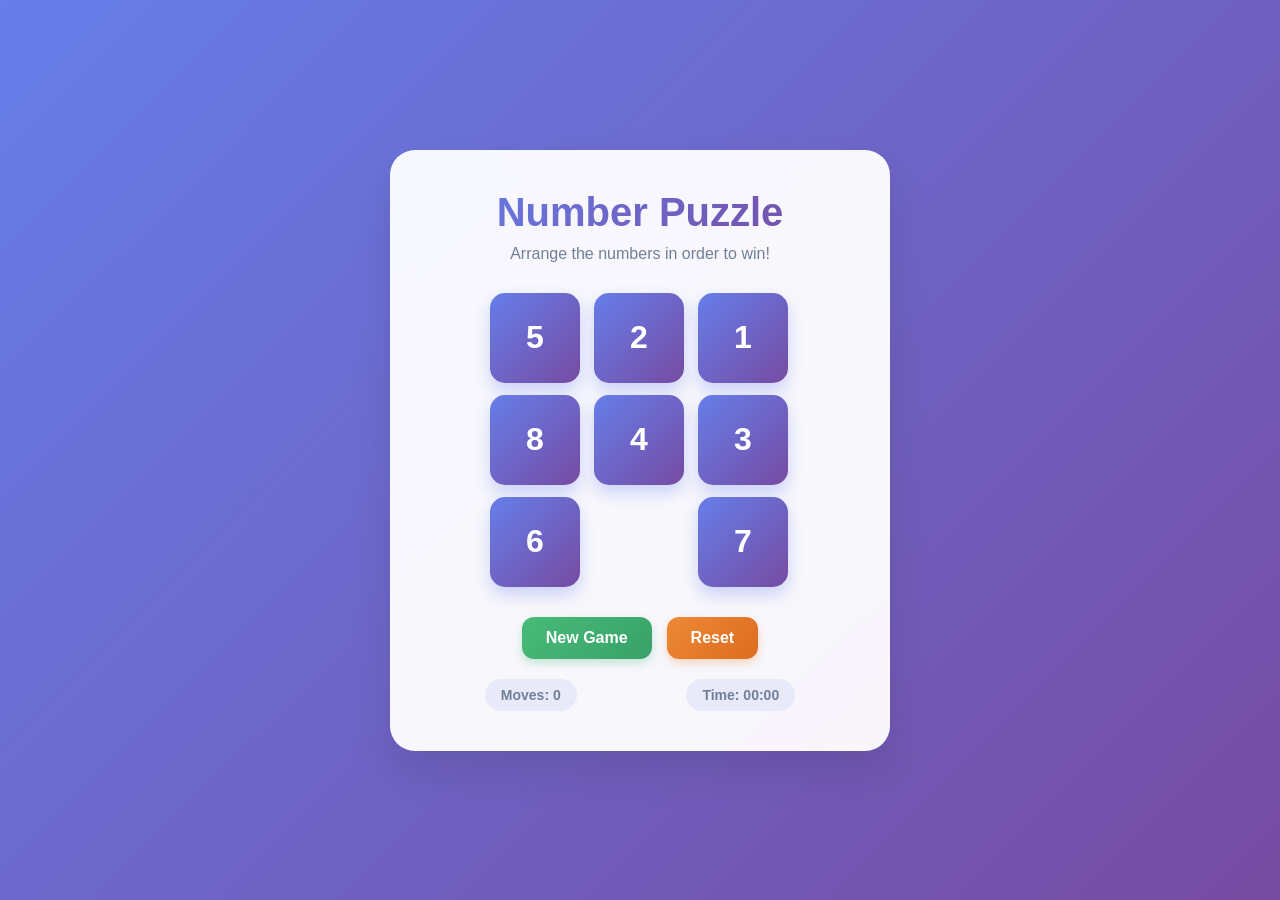
<file: index.html>
<!DOCTYPE html>
<html lang="en">
<head>
    <meta charset="UTF-8">
    <meta name="viewport" content="width=device-width, initial-scale=1.0">
    <title>Modern Number Puzzle</title>
    <link rel="stylesheet" href="style.css">
</head>
<body>
    <div class="game-container">
        <h1 class="title">Number Puzzle</h1>
        <p class="subtitle">Arrange the numbers in order to win!</p>
        
        <div class="puzzle-grid">
            <button class="puzzle-btn" id="b1" onclick="move1()">1</button>
            <button class="puzzle-btn" id="b2" onclick="move2()">2</button>
            <button class="puzzle-btn" id="b3" onclick="move3()">3</button>
            <button class="puzzle-btn" id="b4" onclick="move4()">4</button>
            <button class="puzzle-btn" id="b5" onclick="move5()">5</button>
            <button class="puzzle-btn" id="b6" onclick="move6()">6</button>
            <button class="puzzle-btn" id="b7" onclick="move7()">7</button>
            <button class="puzzle-btn" id="b8" onclick="move8()">8</button>
            <button class="puzzle-btn empty" id="b9" onclick="move9()"></button>
        </div>

        <div class="controls">
            <button class="btn" onclick="shufflePuzzle()">New Game</button>
            <button class="btn secondary" onclick="resetPuzzle()">Reset</button>
        </div>

        <div class="stats">
            <div class="moves">Moves: <span id="moveCount">0</span></div>
            <div class="timer">Time: <span id="timer">00:00</span></div>
        </div>
    </div>

    <script src="script.js"></script>
    
</body>
</html>
</file>
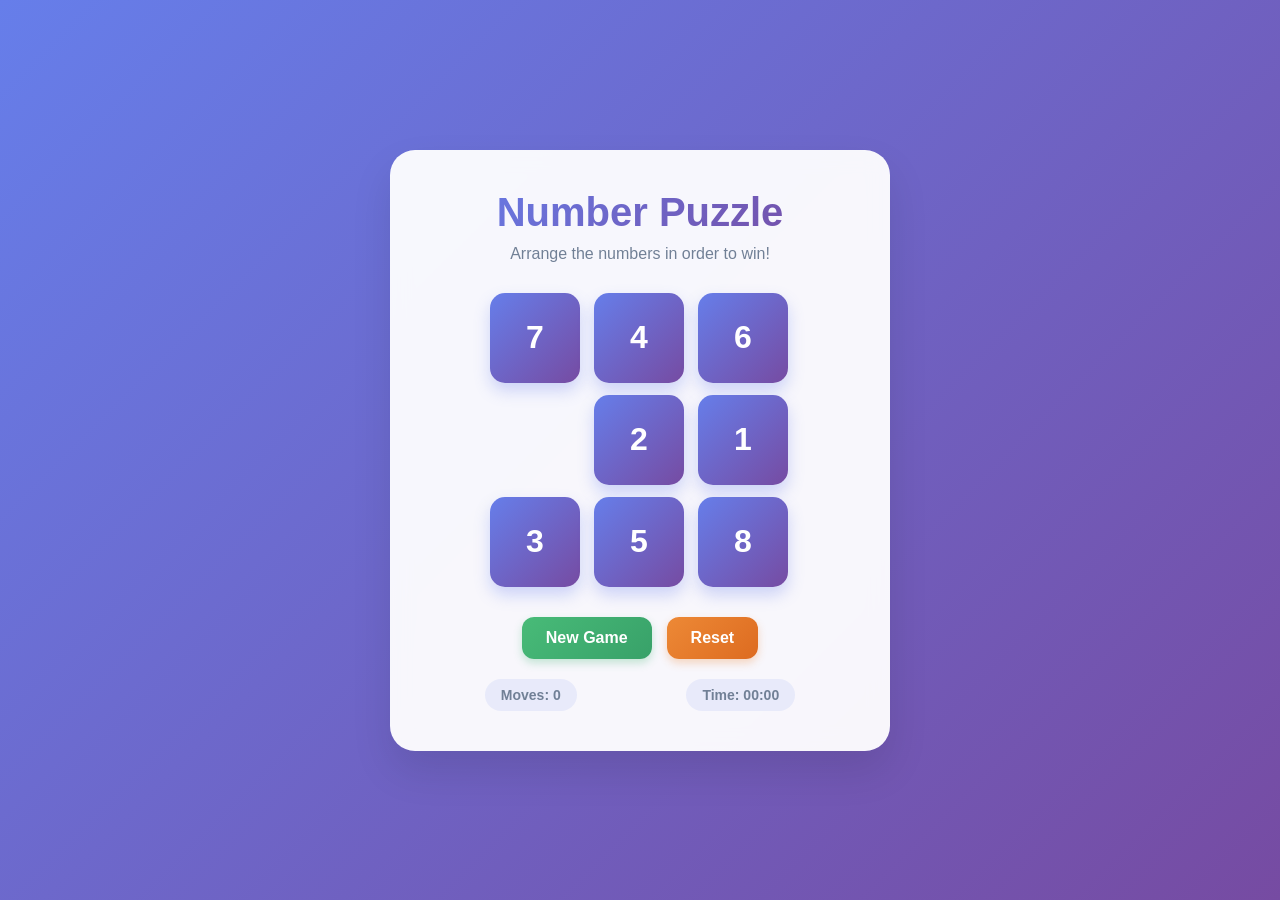
<file: NumberPuzzle.html>
<!DOCTYPE html>
<html lang="en">
<head>
    <meta charset="UTF-8">
    <meta name="viewport" content="width=device-width, initial-scale=1.0">
    <title>Modern Number Puzzle</title>
    <link rel="stylesheet" href="style.css">
</head>
<body>
    <div class="game-container">
        <h1 class="title">Number Puzzle</h1>
        <p class="subtitle">Arrange the numbers in order to win!</p>
        
        <div class="puzzle-grid">
            <button class="puzzle-btn" id="b1" onclick="move1()">1</button>
            <button class="puzzle-btn" id="b2" onclick="move2()">2</button>
            <button class="puzzle-btn" id="b3" onclick="move3()">3</button>
            <button class="puzzle-btn" id="b4" onclick="move4()">4</button>
            <button class="puzzle-btn" id="b5" onclick="move5()">5</button>
            <button class="puzzle-btn" id="b6" onclick="move6()">6</button>
            <button class="puzzle-btn" id="b7" onclick="move7()">7</button>
            <button class="puzzle-btn" id="b8" onclick="move8()">8</button>
            <button class="puzzle-btn empty" id="b9" onclick="move9()"></button>
        </div>

        <div class="controls">
            <button class="btn" onclick="shufflePuzzle()">New Game</button>
            <button class="btn secondary" onclick="resetPuzzle()">Reset</button>
        </div>

        <div class="stats">
            <div class="moves">Moves: <span id="moveCount">0</span></div>
            <div class="timer">Time: <span id="timer">00:00</span></div>
        </div>
    </div>

    <script src="script.js"></script>
    
</body>
</html>
</file>
<file: style.css>
* {
            margin: 0;
            padding: 0;
            box-sizing: border-box;
        }

        body {
            background: linear-gradient(135deg, #667eea 0%, #764ba2 100%);
            min-height: 100vh;
            font-family: 'Segoe UI', Tahoma, Geneva, Verdana, sans-serif;
            display: flex;
            justify-content: center;
            align-items: center;
            padding: 20px;
        }

        .game-container {
            background: rgba(255, 255, 255, 0.95);
            backdrop-filter: blur(10px);
            border-radius: 25px;
            padding: 40px;
            box-shadow: 0 20px 40px rgba(0, 0, 0, 0.1);
            text-align: center;
            max-width: 500px;
            width: 100%;
        }

        .title {
            color: #2d3748;
            font-size: 40px;
            font-weight: 700;
            margin-bottom: 10px;
            background: linear-gradient(135deg, #667eea, #764ba2);
            -webkit-background-clip: text;
            -webkit-text-fill-color: transparent;
            background-clip: text;
        }

        .subtitle {
            color: #718096;
            font-size: 16px;
            margin-bottom: 30px;
            font-weight: 400;
        }

        .puzzle-grid {
            display: grid;
            grid-template-columns: repeat(3, 1fr);
            gap: 12px;
            margin: 30px auto;
            max-width: 300px;
        }

        .puzzle-btn {
            width: 90px;
            height: 90px;
            border: none;
            border-radius: 15px;
            font-size: 32px;
            font-weight: 700;
            cursor: pointer;
            transition: all 0.3s ease;
            position: relative;
            overflow: hidden;
            color: white;
            background: linear-gradient(135deg, #667eea, #764ba2);
            box-shadow: 0 8px 16px rgba(102, 126, 234, 0.3);
        }

        .puzzle-btn:hover {
            transform: translateY(-3px);
            box-shadow: 0 12px 24px rgba(102, 126, 234, 0.4);
        }

        .puzzle-btn:active {
            transform: translateY(-1px);
        }

        .puzzle-btn.empty {
            background: transparent;
            color: transparent;
            box-shadow: none;
            border: none;
        }

        .puzzle-btn.empty:hover {
            background: transparent;
            border: none;
        }

        .controls {
            margin-top: 30px;
            display: flex;
            gap: 15px;
            justify-content: center;
            flex-wrap: wrap;
        }

        .btn {
            padding: 12px 24px;
            border: none;
            border-radius: 12px;
            font-size: 16px;
            font-weight: 600;
            cursor: pointer;
            transition: all 0.3s ease;
            background: linear-gradient(135deg, #48bb78, #38a169);
            color: white;
            box-shadow: 0 4px 8px rgba(72, 187, 120, 0.3);
        }

        .btn:hover {
            transform: translateY(-2px);
            box-shadow: 0 6px 12px rgba(72, 187, 120, 0.4);
        }

        .btn.secondary {
            background: linear-gradient(135deg, #ed8936, #dd6b20);
            box-shadow: 0 4px 8px rgba(237, 137, 54, 0.3);
        }

        .btn.secondary:hover {
            box-shadow: 0 6px 12px rgba(237, 137, 54, 0.4);
        }

        .stats {
            margin-top: 20px;
            display: flex;
            justify-content: space-around;
            color: #718096;
            font-size: 14px;
        }

        .moves, .timer {
            background: rgba(102, 126, 234, 0.1);
            padding: 8px 16px;
            border-radius: 20px;
            font-weight: 600;
        }

        .win-animation {
            animation: celebrate 0.6s ease-in-out;
        }

        @keyframes celebrate {
            0%, 100% { transform: scale(1); }
            50% { transform: scale(1.05); }
        }



        @media (max-width: 480px) {
            .game-container {
                padding: 20px;
            }
            
            .title {
                font-size: 32px;
            }
            
            .puzzle-btn {
                width: 70px;
                height: 70px;
                font-size: 24px;
            }
            
            .controls {
                flex-direction: column;
                align-items: center;
            }
        }
</file>
